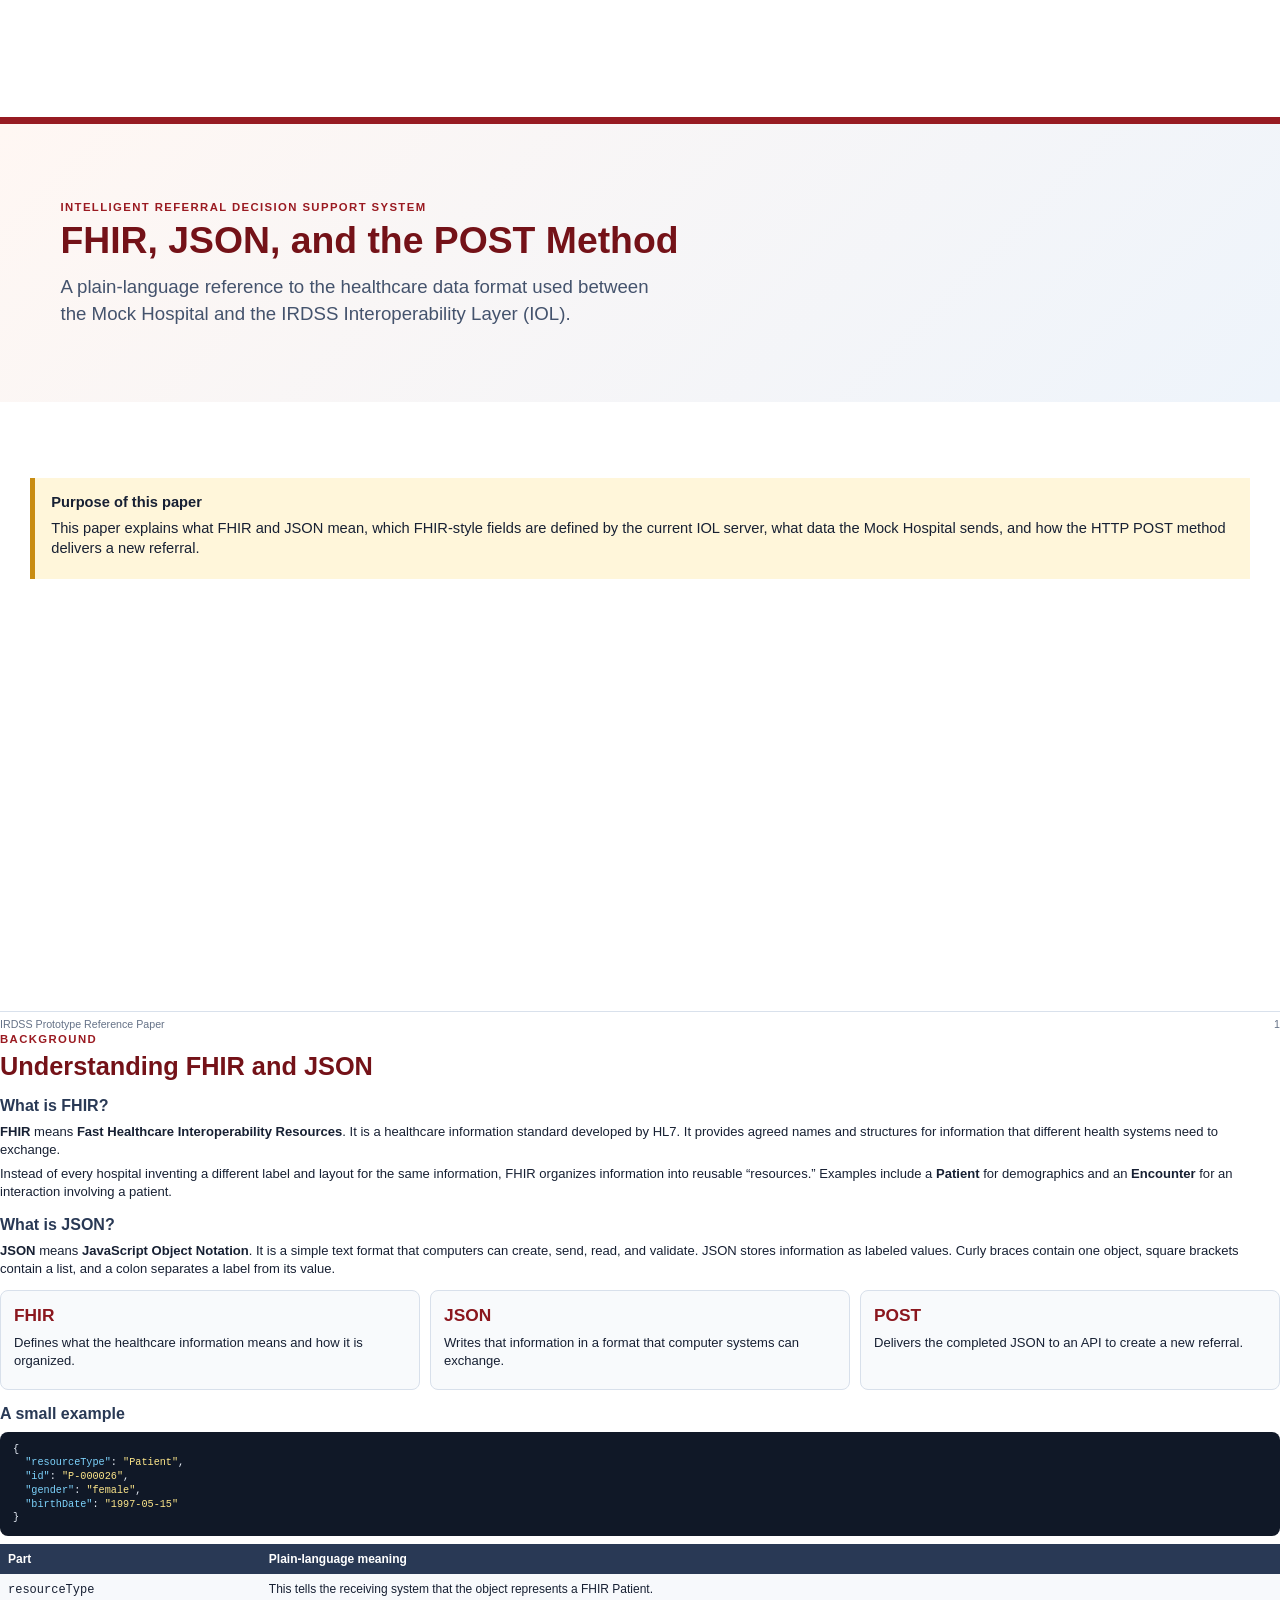
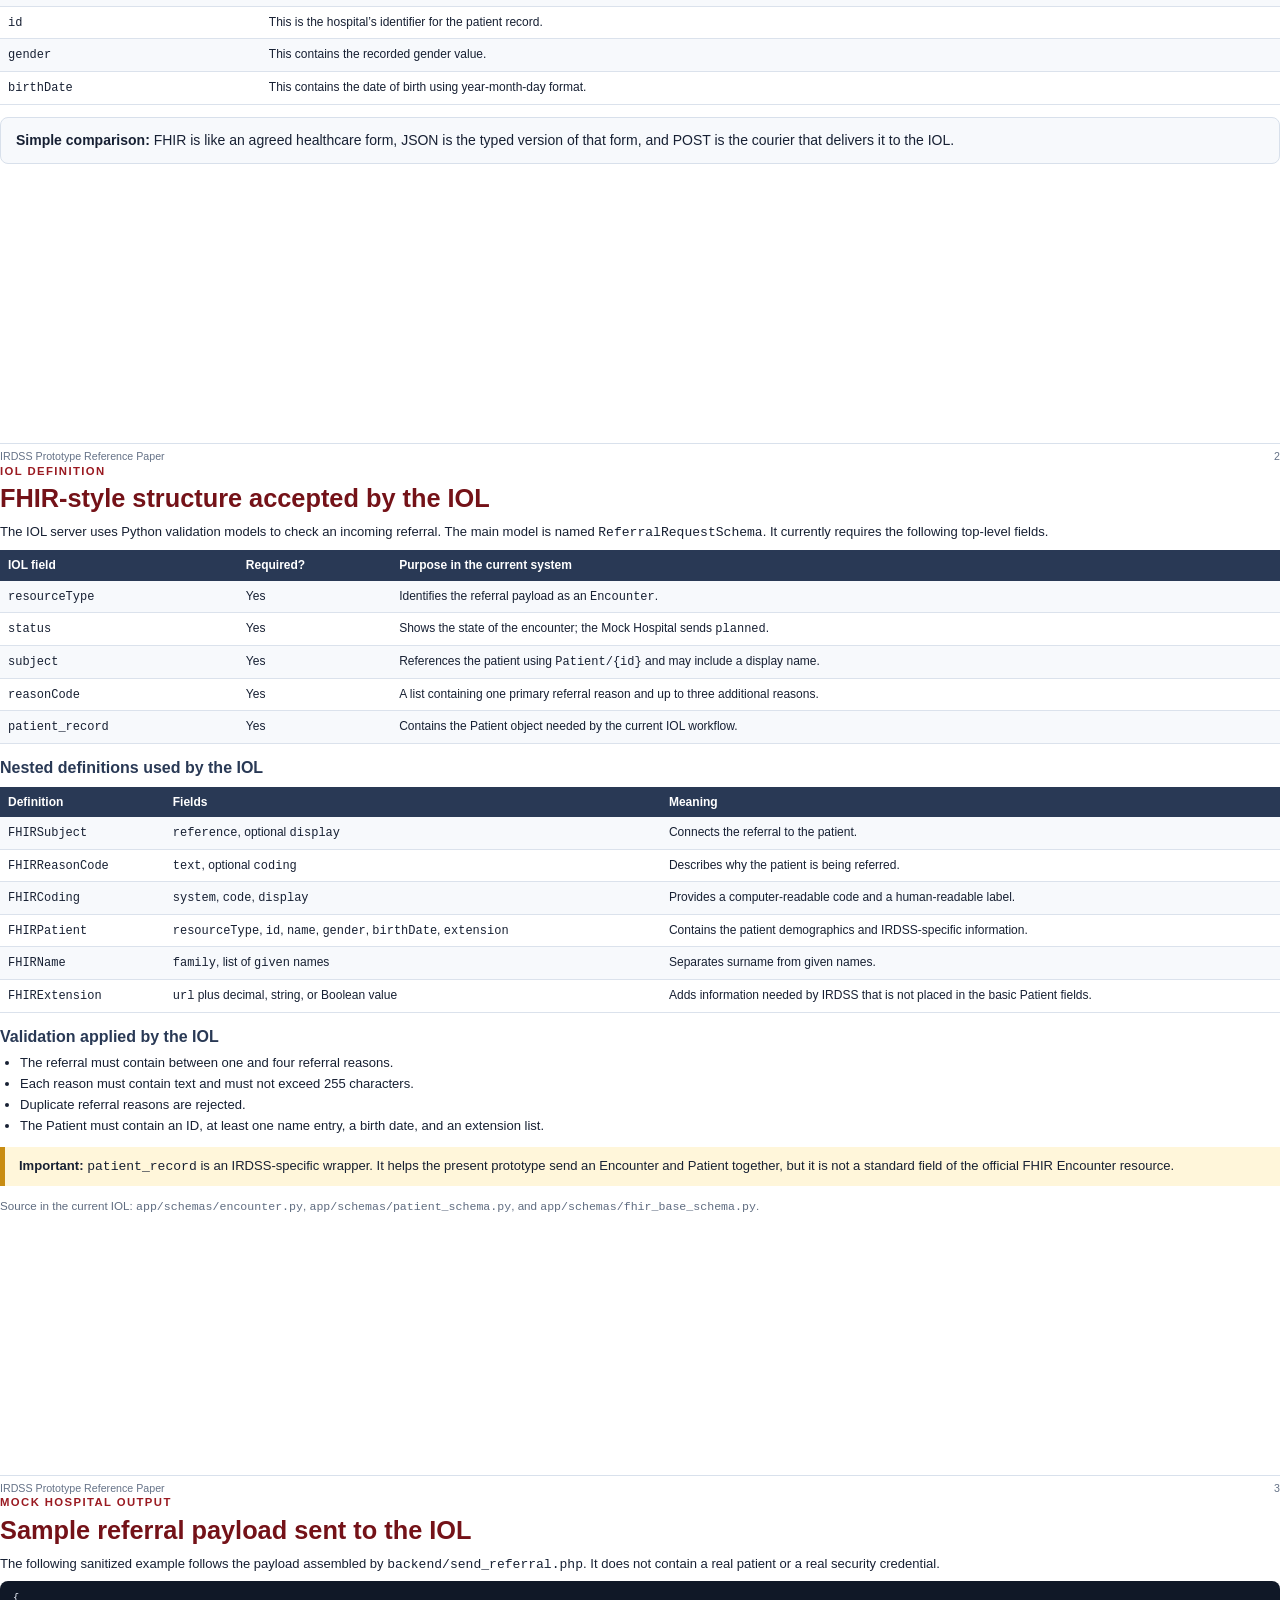
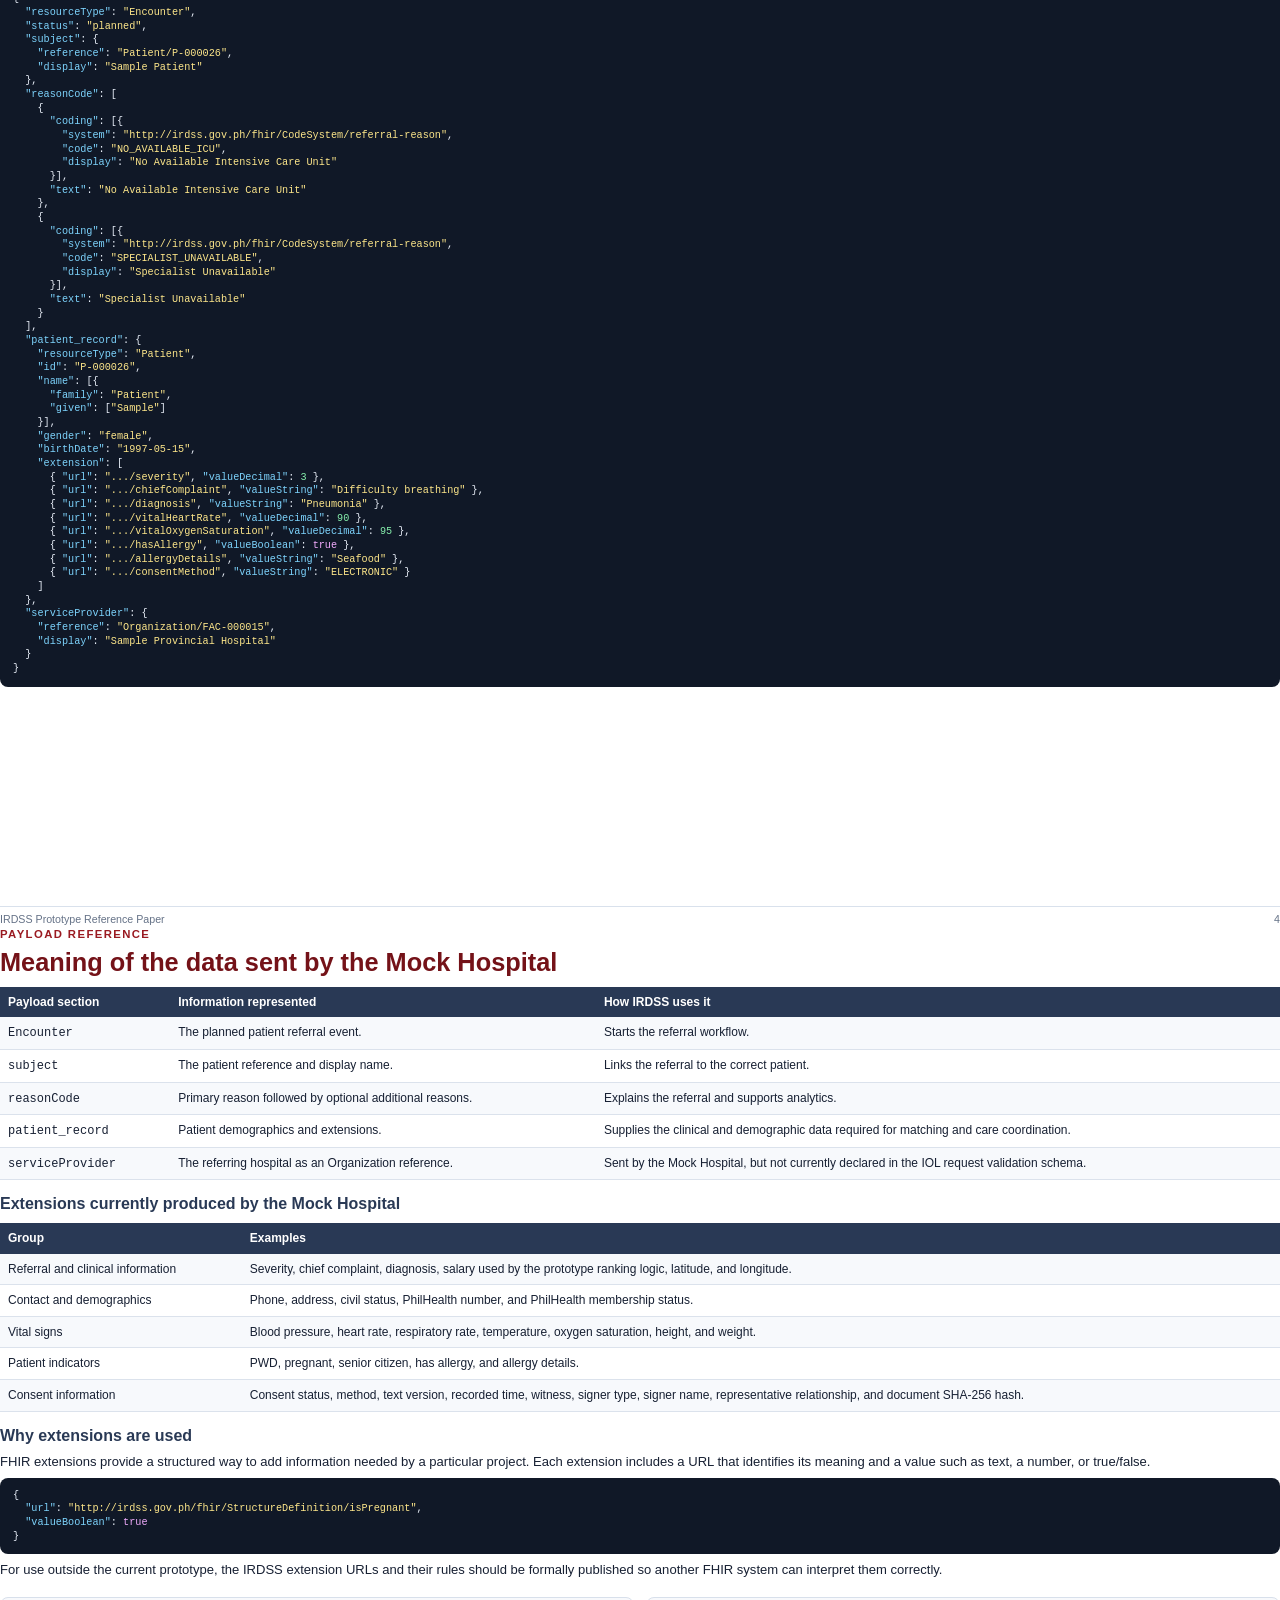
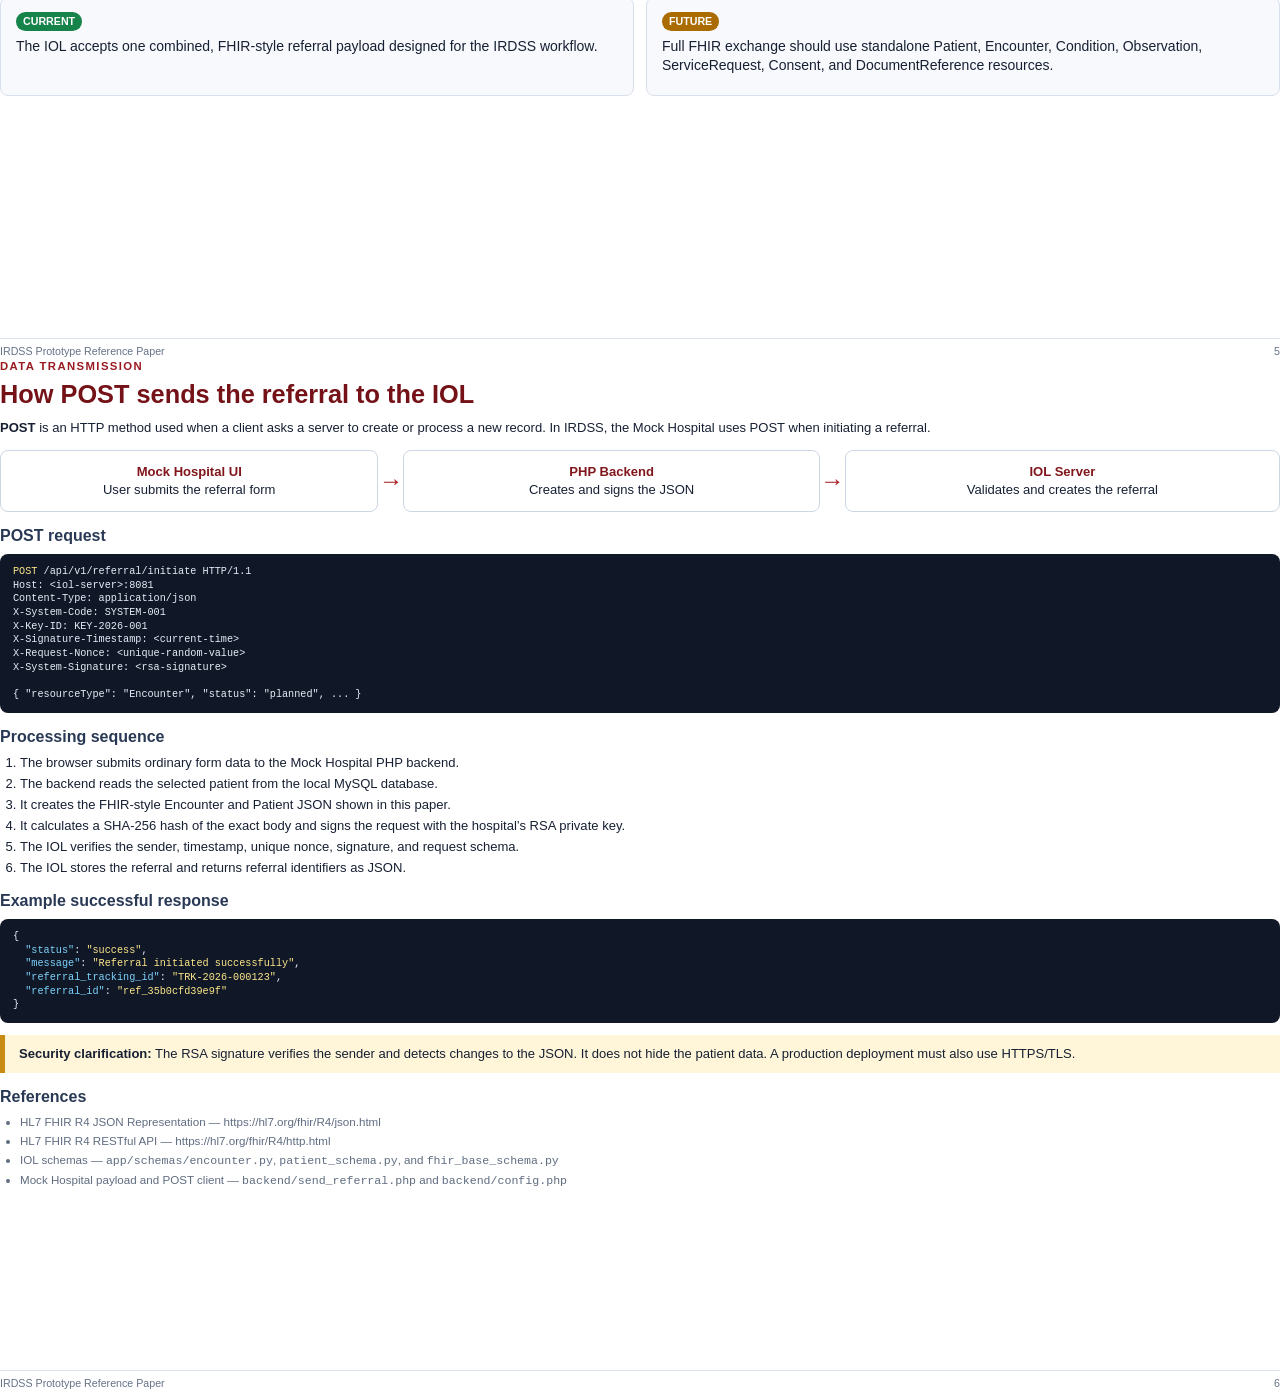
<file: docs/irdss_fhir_json_post_reference.html>
<!doctype html>
<html lang="en">
<head>
  <meta charset="utf-8">
  <meta name="viewport" content="width=device-width, initial-scale=1">
  <title>IRDSS FHIR, JSON, and POST Reference Paper</title>
  <style>
    @page { size: A4; margin: 9mm 12mm; }
    * { box-sizing: border-box; }
    body { margin: 0; color: #172033; background: #fff; font: 9.8pt/1.38 Arial, Helvetica, sans-serif; }
    .page { position: relative; height: 273mm; padding-bottom: 12mm; overflow: hidden; page-break-after: always; }
    .page:last-child { page-break-after: auto; }
    .cover { margin-top: 31mm; padding: 20mm 16mm; border-top: 7px solid #971b22; background: linear-gradient(135deg,#fff7f3,#eef4fb); }
    .eyebrow { margin: 0 0 5px; color: #9a1a21; font-weight: 700; font-size: 8.5pt; letter-spacing: 1.4px; text-transform: uppercase; }
    h1 { margin: 0; color: #741218; font-size: 28pt; line-height: 1.08; }
    h2 { margin: 0 0 10px; color: #741218; font-size: 19pt; line-height: 1.15; }
    h3 { margin: 13px 0 6px; color: #293955; font-size: 12pt; }
    p { margin: 6px 0; }
    ul, ol { margin: 6px 0 6px 20px; padding: 0; }
    li { margin: 3px 0; }
    code { font-family: Consolas, "Courier New", monospace; }
    .subtitle { max-width: 158mm; margin: 12px 0 0; color: #44536d; font-size: 14pt; line-height: 1.45; }
    .summary { margin: 20mm 8mm 0; padding: 14px 16px; border-left: 5px solid #c88c12; background: #fff6da; font-size: 11pt; }
    .footer { position: absolute; right: 0; bottom: 0; left: 0; padding-top: 5px; border-top: 1px solid #d9e1ec; color: #657287; font-size: 8pt; }
    .footer span { float: right; }
    .cards { display: grid; grid-template-columns: repeat(3,1fr); gap: 10px; margin: 12px 0; }
    .card { padding: 13px; border: 1px solid #d8e0eb; border-radius: 8px; background: #f8fafc; }
    .card strong { display: block; color: #8b171e; font-size: 13pt; }
    .callout { margin: 12px 0; padding: 10px 14px; border-left: 5px solid #c88c12; background: #fff6da; }
    .plain { margin: 12px 0; padding: 13px 15px; border: 1px solid #d8e0eb; border-radius: 8px; background: #f7f9fc; font-size: 10.5pt; }
    table { width: 100%; margin: 8px 0; border-collapse: collapse; font-size: 9pt; }
    th { padding: 7px 8px; color: #fff; text-align: left; background: #293955; }
    td { padding: 7px 8px; border-bottom: 1px solid #dbe2ec; vertical-align: top; }
    tr:nth-child(even) td { background: #f7f9fc; }
    pre { margin: 7px 0; padding: 11px 13px; border-radius: 8px; overflow: hidden; white-space: pre-wrap; word-break: break-word; background: #101827; color: #e7edf7; font: 7.65pt/1.34 Consolas,"Courier New",monospace; }
    .key { color: #7dd3fc; } .str { color: #fde68a; } .num { color: #86efac; } .bool { color: #f0abfc; }
    .flow { display: grid; grid-template-columns: 1fr 25px 1.1fr 25px 1.15fr; align-items: center; margin: 13px 0; }
    .node { padding: 12px 8px; border: 1px solid #ccd6e4; border-radius: 8px; text-align: center; background: #fff; }
    .node strong { display: block; color: #81171d; }
    .arrow { color: #a71920; text-align: center; font-size: 18pt; }
    .two { display: grid; grid-template-columns: 1fr 1fr; gap: 12px; }
    .note { color: #5f6c80; font-size: 8.7pt; }
    .tag { display: inline-block; padding: 2px 7px; border-radius: 999px; color: #fff; background: #16834b; font-size: 8pt; font-weight: bold; }
    .warning { background: #aa6b00; }
  </style>
</head>
<body>
  <section class="page">
    <div class="cover">
      <p class="eyebrow">Intelligent Referral Decision Support System</p>
      <h1>FHIR, JSON, and the POST Method</h1>
      <p class="subtitle">A plain-language reference to the healthcare data format used between the Mock Hospital and the IRDSS Interoperability Layer (IOL).</p>
    </div>
    <div class="summary">
      <strong>Purpose of this paper</strong>
      <p>This paper explains what FHIR and JSON mean, which FHIR-style fields are defined by the current IOL server, what data the Mock Hospital sends, and how the HTTP POST method delivers a new referral.</p>
    </div>
    <div class="footer">IRDSS Prototype Reference Paper <span>1</span></div>
  </section>

  <section class="page">
    <p class="eyebrow">Background</p>
    <h2>Understanding FHIR and JSON</h2>

    <h3>What is FHIR?</h3>
    <p><strong>FHIR</strong> means <strong>Fast Healthcare Interoperability Resources</strong>. It is a healthcare information standard developed by HL7. It provides agreed names and structures for information that different health systems need to exchange.</p>
    <p>Instead of every hospital inventing a different label and layout for the same information, FHIR organizes information into reusable “resources.” Examples include a <strong>Patient</strong> for demographics and an <strong>Encounter</strong> for an interaction involving a patient.</p>

    <h3>What is JSON?</h3>
    <p><strong>JSON</strong> means <strong>JavaScript Object Notation</strong>. It is a simple text format that computers can create, send, read, and validate. JSON stores information as labeled values. Curly braces contain one object, square brackets contain a list, and a colon separates a label from its value.</p>

    <div class="cards">
      <div class="card"><strong>FHIR</strong><p>Defines what the healthcare information means and how it is organized.</p></div>
      <div class="card"><strong>JSON</strong><p>Writes that information in a format that computer systems can exchange.</p></div>
      <div class="card"><strong>POST</strong><p>Delivers the completed JSON to an API to create a new referral.</p></div>
    </div>

    <h3>A small example</h3>
    <pre>{
  <span class="key">"resourceType"</span>: <span class="str">"Patient"</span>,
  <span class="key">"id"</span>: <span class="str">"P-000026"</span>,
  <span class="key">"gender"</span>: <span class="str">"female"</span>,
  <span class="key">"birthDate"</span>: <span class="str">"1997-05-15"</span>
}</pre>
    <table>
      <tr><th>Part</th><th>Plain-language meaning</th></tr>
      <tr><td><code>resourceType</code></td><td>This tells the receiving system that the object represents a FHIR Patient.</td></tr>
      <tr><td><code>id</code></td><td>This is the hospital’s identifier for the patient record.</td></tr>
      <tr><td><code>gender</code></td><td>This contains the recorded gender value.</td></tr>
      <tr><td><code>birthDate</code></td><td>This contains the date of birth using year-month-day format.</td></tr>
    </table>

    <div class="plain"><strong>Simple comparison:</strong> FHIR is like an agreed healthcare form, JSON is the typed version of that form, and POST is the courier that delivers it to the IOL.</div>
    <div class="footer">IRDSS Prototype Reference Paper <span>2</span></div>
  </section>

  <section class="page">
    <p class="eyebrow">IOL definition</p>
    <h2>FHIR-style structure accepted by the IOL</h2>
    <p>The IOL server uses Python validation models to check an incoming referral. The main model is named <code>ReferralRequestSchema</code>. It currently requires the following top-level fields.</p>

    <table>
      <tr><th>IOL field</th><th>Required?</th><th>Purpose in the current system</th></tr>
      <tr><td><code>resourceType</code></td><td>Yes</td><td>Identifies the referral payload as an <code>Encounter</code>.</td></tr>
      <tr><td><code>status</code></td><td>Yes</td><td>Shows the state of the encounter; the Mock Hospital sends <code>planned</code>.</td></tr>
      <tr><td><code>subject</code></td><td>Yes</td><td>References the patient using <code>Patient/{id}</code> and may include a display name.</td></tr>
      <tr><td><code>reasonCode</code></td><td>Yes</td><td>A list containing one primary referral reason and up to three additional reasons.</td></tr>
      <tr><td><code>patient_record</code></td><td>Yes</td><td>Contains the Patient object needed by the current IOL workflow.</td></tr>
    </table>

    <h3>Nested definitions used by the IOL</h3>
    <table>
      <tr><th>Definition</th><th>Fields</th><th>Meaning</th></tr>
      <tr><td><code>FHIRSubject</code></td><td><code>reference</code>, optional <code>display</code></td><td>Connects the referral to the patient.</td></tr>
      <tr><td><code>FHIRReasonCode</code></td><td><code>text</code>, optional <code>coding</code></td><td>Describes why the patient is being referred.</td></tr>
      <tr><td><code>FHIRCoding</code></td><td><code>system</code>, <code>code</code>, <code>display</code></td><td>Provides a computer-readable code and a human-readable label.</td></tr>
      <tr><td><code>FHIRPatient</code></td><td><code>resourceType</code>, <code>id</code>, <code>name</code>, <code>gender</code>, <code>birthDate</code>, <code>extension</code></td><td>Contains the patient demographics and IRDSS-specific information.</td></tr>
      <tr><td><code>FHIRName</code></td><td><code>family</code>, list of <code>given</code> names</td><td>Separates surname from given names.</td></tr>
      <tr><td><code>FHIRExtension</code></td><td><code>url</code> plus decimal, string, or Boolean value</td><td>Adds information needed by IRDSS that is not placed in the basic Patient fields.</td></tr>
    </table>

    <h3>Validation applied by the IOL</h3>
    <ul>
      <li>The referral must contain between one and four referral reasons.</li>
      <li>Each reason must contain text and must not exceed 255 characters.</li>
      <li>Duplicate referral reasons are rejected.</li>
      <li>The Patient must contain an ID, at least one name entry, a birth date, and an extension list.</li>
    </ul>

    <div class="callout"><strong>Important:</strong> <code>patient_record</code> is an IRDSS-specific wrapper. It helps the present prototype send an Encounter and Patient together, but it is not a standard field of the official FHIR Encounter resource.</div>
    <p class="note">Source in the current IOL: <code>app/schemas/encounter.py</code>, <code>app/schemas/patient_schema.py</code>, and <code>app/schemas/fhir_base_schema.py</code>.</p>
    <div class="footer">IRDSS Prototype Reference Paper <span>3</span></div>
  </section>

  <section class="page">
    <p class="eyebrow">Mock Hospital output</p>
    <h2>Sample referral payload sent to the IOL</h2>
    <p>The following sanitized example follows the payload assembled by <code>backend/send_referral.php</code>. It does not contain a real patient or a real security credential.</p>

    <pre>{
  <span class="key">"resourceType"</span>: <span class="str">"Encounter"</span>,
  <span class="key">"status"</span>: <span class="str">"planned"</span>,
  <span class="key">"subject"</span>: {
    <span class="key">"reference"</span>: <span class="str">"Patient/P-000026"</span>,
    <span class="key">"display"</span>: <span class="str">"Sample Patient"</span>
  },
  <span class="key">"reasonCode"</span>: [
    {
      <span class="key">"coding"</span>: [{
        <span class="key">"system"</span>: <span class="str">"http://irdss.gov.ph/fhir/CodeSystem/referral-reason"</span>,
        <span class="key">"code"</span>: <span class="str">"NO_AVAILABLE_ICU"</span>,
        <span class="key">"display"</span>: <span class="str">"No Available Intensive Care Unit"</span>
      }],
      <span class="key">"text"</span>: <span class="str">"No Available Intensive Care Unit"</span>
    },
    {
      <span class="key">"coding"</span>: [{
        <span class="key">"system"</span>: <span class="str">"http://irdss.gov.ph/fhir/CodeSystem/referral-reason"</span>,
        <span class="key">"code"</span>: <span class="str">"SPECIALIST_UNAVAILABLE"</span>,
        <span class="key">"display"</span>: <span class="str">"Specialist Unavailable"</span>
      }],
      <span class="key">"text"</span>: <span class="str">"Specialist Unavailable"</span>
    }
  ],
  <span class="key">"patient_record"</span>: {
    <span class="key">"resourceType"</span>: <span class="str">"Patient"</span>,
    <span class="key">"id"</span>: <span class="str">"P-000026"</span>,
    <span class="key">"name"</span>: [{
      <span class="key">"family"</span>: <span class="str">"Patient"</span>,
      <span class="key">"given"</span>: [<span class="str">"Sample"</span>]
    }],
    <span class="key">"gender"</span>: <span class="str">"female"</span>,
    <span class="key">"birthDate"</span>: <span class="str">"1997-05-15"</span>,
    <span class="key">"extension"</span>: [
      { <span class="key">"url"</span>: <span class="str">".../severity"</span>, <span class="key">"valueDecimal"</span>: <span class="num">3</span> },
      { <span class="key">"url"</span>: <span class="str">".../chiefComplaint"</span>, <span class="key">"valueString"</span>: <span class="str">"Difficulty breathing"</span> },
      { <span class="key">"url"</span>: <span class="str">".../diagnosis"</span>, <span class="key">"valueString"</span>: <span class="str">"Pneumonia"</span> },
      { <span class="key">"url"</span>: <span class="str">".../vitalHeartRate"</span>, <span class="key">"valueDecimal"</span>: <span class="num">90</span> },
      { <span class="key">"url"</span>: <span class="str">".../vitalOxygenSaturation"</span>, <span class="key">"valueDecimal"</span>: <span class="num">95</span> },
      { <span class="key">"url"</span>: <span class="str">".../hasAllergy"</span>, <span class="key">"valueBoolean"</span>: <span class="bool">true</span> },
      { <span class="key">"url"</span>: <span class="str">".../allergyDetails"</span>, <span class="key">"valueString"</span>: <span class="str">"Seafood"</span> },
      { <span class="key">"url"</span>: <span class="str">".../consentMethod"</span>, <span class="key">"valueString"</span>: <span class="str">"ELECTRONIC"</span> }
    ]
  },
  <span class="key">"serviceProvider"</span>: {
    <span class="key">"reference"</span>: <span class="str">"Organization/FAC-000015"</span>,
    <span class="key">"display"</span>: <span class="str">"Sample Provincial Hospital"</span>
  }
}</pre>
    <div class="footer">IRDSS Prototype Reference Paper <span>4</span></div>
  </section>

  <section class="page">
    <p class="eyebrow">Payload reference</p>
    <h2>Meaning of the data sent by the Mock Hospital</h2>
    <table>
      <tr><th>Payload section</th><th>Information represented</th><th>How IRDSS uses it</th></tr>
      <tr><td><code>Encounter</code></td><td>The planned patient referral event.</td><td>Starts the referral workflow.</td></tr>
      <tr><td><code>subject</code></td><td>The patient reference and display name.</td><td>Links the referral to the correct patient.</td></tr>
      <tr><td><code>reasonCode</code></td><td>Primary reason followed by optional additional reasons.</td><td>Explains the referral and supports analytics.</td></tr>
      <tr><td><code>patient_record</code></td><td>Patient demographics and extensions.</td><td>Supplies the clinical and demographic data required for matching and care coordination.</td></tr>
      <tr><td><code>serviceProvider</code></td><td>The referring hospital as an Organization reference.</td><td>Sent by the Mock Hospital, but not currently declared in the IOL request validation schema.</td></tr>
    </table>

    <h3>Extensions currently produced by the Mock Hospital</h3>
    <table>
      <tr><th>Group</th><th>Examples</th></tr>
      <tr><td>Referral and clinical information</td><td>Severity, chief complaint, diagnosis, salary used by the prototype ranking logic, latitude, and longitude.</td></tr>
      <tr><td>Contact and demographics</td><td>Phone, address, civil status, PhilHealth number, and PhilHealth membership status.</td></tr>
      <tr><td>Vital signs</td><td>Blood pressure, heart rate, respiratory rate, temperature, oxygen saturation, height, and weight.</td></tr>
      <tr><td>Patient indicators</td><td>PWD, pregnant, senior citizen, has allergy, and allergy details.</td></tr>
      <tr><td>Consent information</td><td>Consent status, method, text version, recorded time, witness, signer type, signer name, representative relationship, and document SHA-256 hash.</td></tr>
    </table>

    <h3>Why extensions are used</h3>
    <p>FHIR extensions provide a structured way to add information needed by a particular project. Each extension includes a URL that identifies its meaning and a value such as text, a number, or true/false.</p>
    <pre>{
  <span class="key">"url"</span>: <span class="str">"http://irdss.gov.ph/fhir/StructureDefinition/isPregnant"</span>,
  <span class="key">"valueBoolean"</span>: <span class="bool">true</span>
}</pre>
    <p>For use outside the current prototype, the IRDSS extension URLs and their rules should be formally published so another FHIR system can interpret them correctly.</p>

    <div class="two">
      <div class="plain"><span class="tag">CURRENT</span><p>The IOL accepts one combined, FHIR-style referral payload designed for the IRDSS workflow.</p></div>
      <div class="plain"><span class="tag warning">FUTURE</span><p>Full FHIR exchange should use standalone Patient, Encounter, Condition, Observation, ServiceRequest, Consent, and DocumentReference resources.</p></div>
    </div>
    <div class="footer">IRDSS Prototype Reference Paper <span>5</span></div>
  </section>

  <section class="page">
    <p class="eyebrow">Data transmission</p>
    <h2>How POST sends the referral to the IOL</h2>
    <p><strong>POST</strong> is an HTTP method used when a client asks a server to create or process a new record. In IRDSS, the Mock Hospital uses POST when initiating a referral.</p>

    <div class="flow">
      <div class="node"><strong>Mock Hospital UI</strong>User submits the referral form</div>
      <div class="arrow">→</div>
      <div class="node"><strong>PHP Backend</strong>Creates and signs the JSON</div>
      <div class="arrow">→</div>
      <div class="node"><strong>IOL Server</strong>Validates and creates the referral</div>
    </div>

    <h3>POST request</h3>
    <pre><span class="str">POST</span> /api/v1/referral/initiate HTTP/1.1
Host: &lt;iol-server&gt;:8081
Content-Type: application/json
X-System-Code: SYSTEM-001
X-Key-ID: KEY-2026-001
X-Signature-Timestamp: &lt;current-time&gt;
X-Request-Nonce: &lt;unique-random-value&gt;
X-System-Signature: &lt;rsa-signature&gt;

{ "resourceType": "Encounter", "status": "planned", ... }</pre>

    <h3>Processing sequence</h3>
    <ol>
      <li>The browser submits ordinary form data to the Mock Hospital PHP backend.</li>
      <li>The backend reads the selected patient from the local MySQL database.</li>
      <li>It creates the FHIR-style Encounter and Patient JSON shown in this paper.</li>
      <li>It calculates a SHA-256 hash of the exact body and signs the request with the hospital’s RSA private key.</li>
      <li>The IOL verifies the sender, timestamp, unique nonce, signature, and request schema.</li>
      <li>The IOL stores the referral and returns referral identifiers as JSON.</li>
    </ol>

    <h3>Example successful response</h3>
    <pre>{
  <span class="key">"status"</span>: <span class="str">"success"</span>,
  <span class="key">"message"</span>: <span class="str">"Referral initiated successfully"</span>,
  <span class="key">"referral_tracking_id"</span>: <span class="str">"TRK-2026-000123"</span>,
  <span class="key">"referral_id"</span>: <span class="str">"ref_35b0cfd39e9f"</span>
}</pre>

    <div class="callout"><strong>Security clarification:</strong> The RSA signature verifies the sender and detects changes to the JSON. It does not hide the patient data. A production deployment must also use HTTPS/TLS.</div>

    <h3>References</h3>
    <ul class="note">
      <li>HL7 FHIR R4 JSON Representation — https://hl7.org/fhir/R4/json.html</li>
      <li>HL7 FHIR R4 RESTful API — https://hl7.org/fhir/R4/http.html</li>
      <li>IOL schemas — <code>app/schemas/encounter.py</code>, <code>patient_schema.py</code>, and <code>fhir_base_schema.py</code></li>
      <li>Mock Hospital payload and POST client — <code>backend/send_referral.php</code> and <code>backend/config.php</code></li>
    </ul>
    <div class="footer">IRDSS Prototype Reference Paper <span>6</span></div>
  </section>
</body>
</html>
</file>
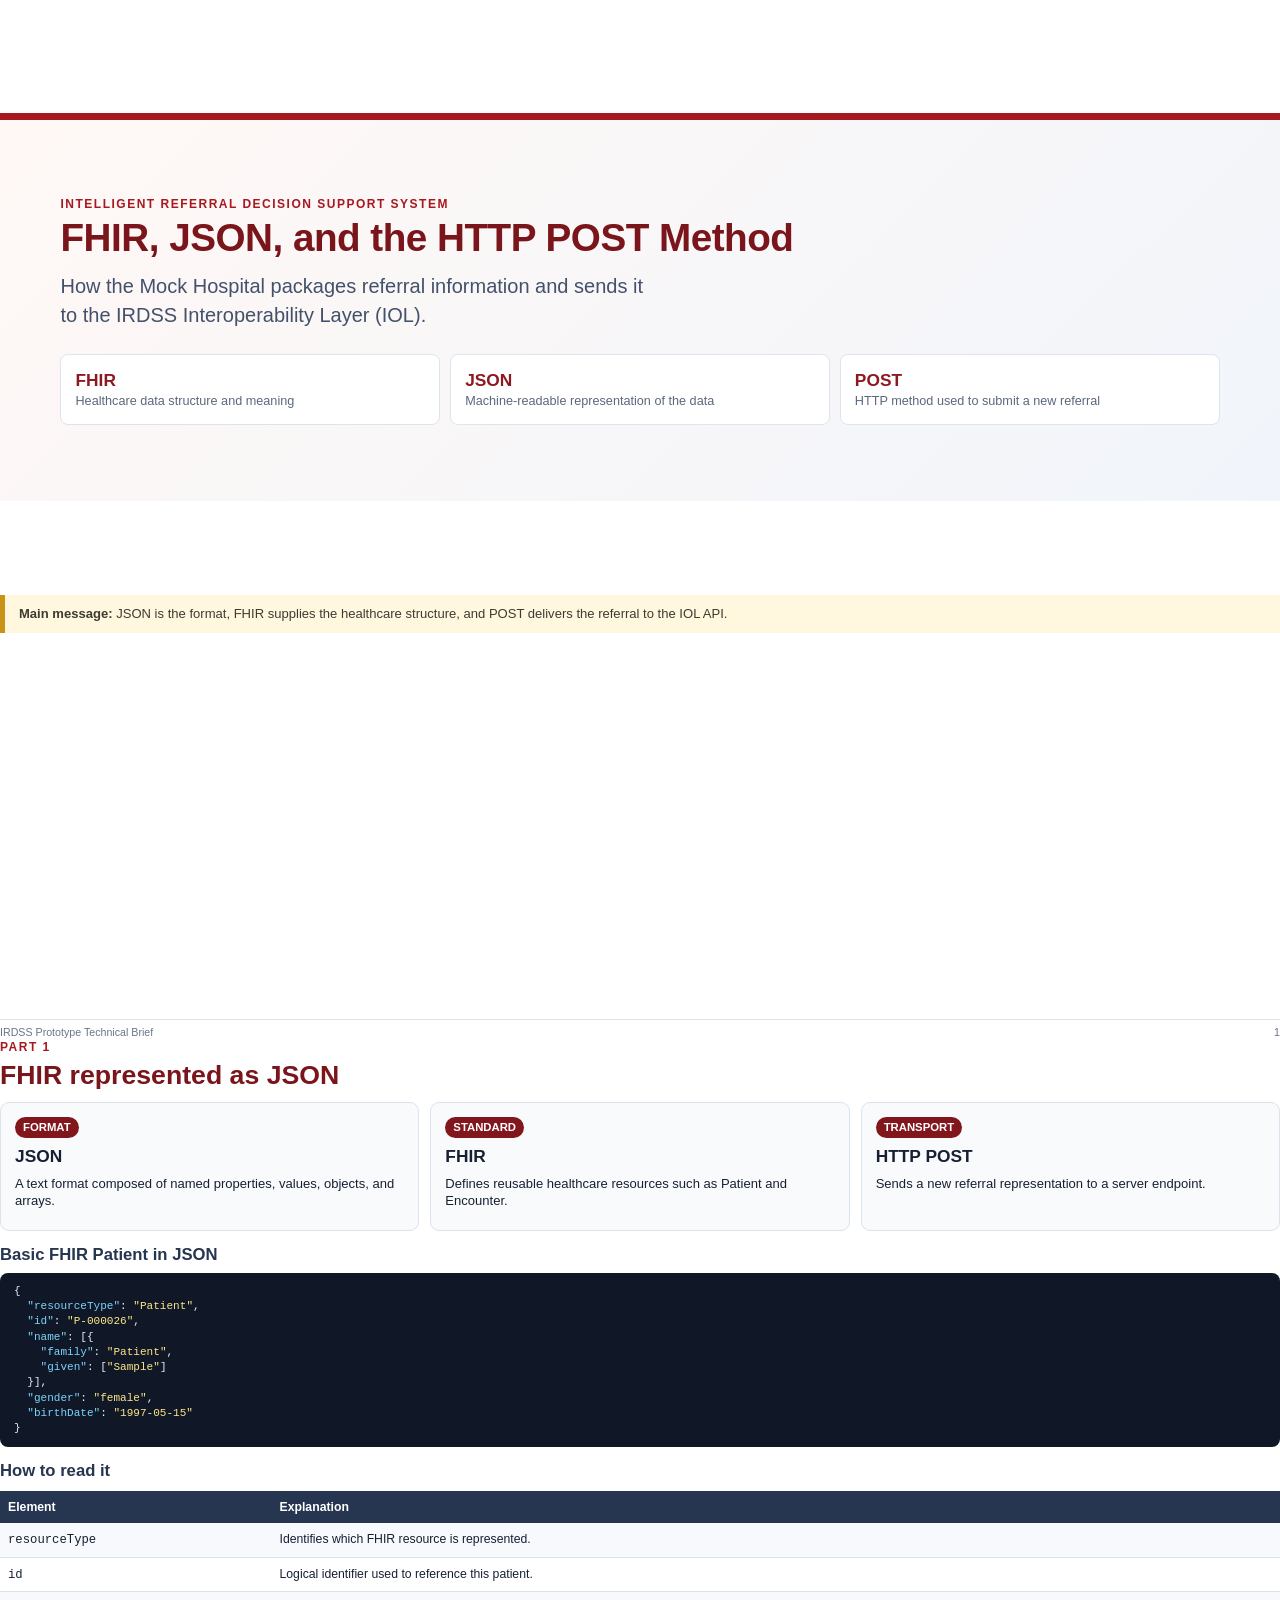
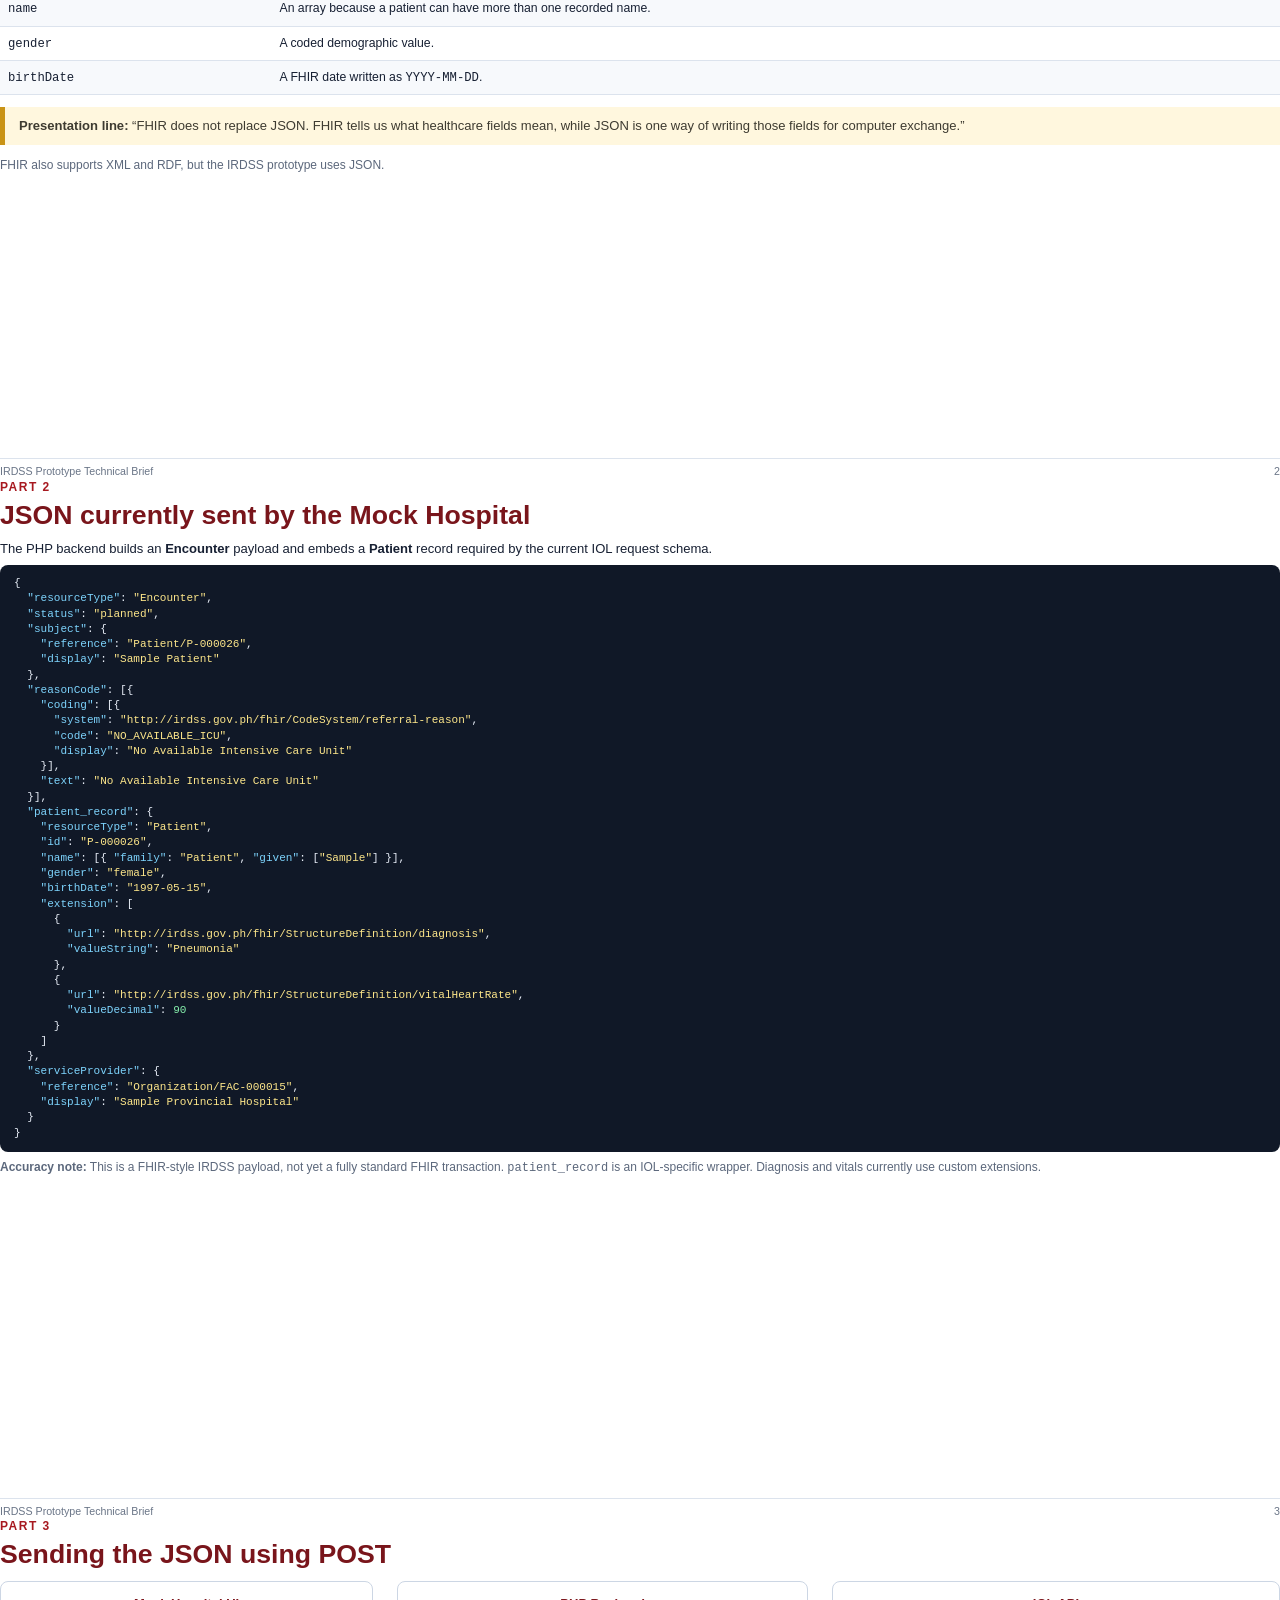
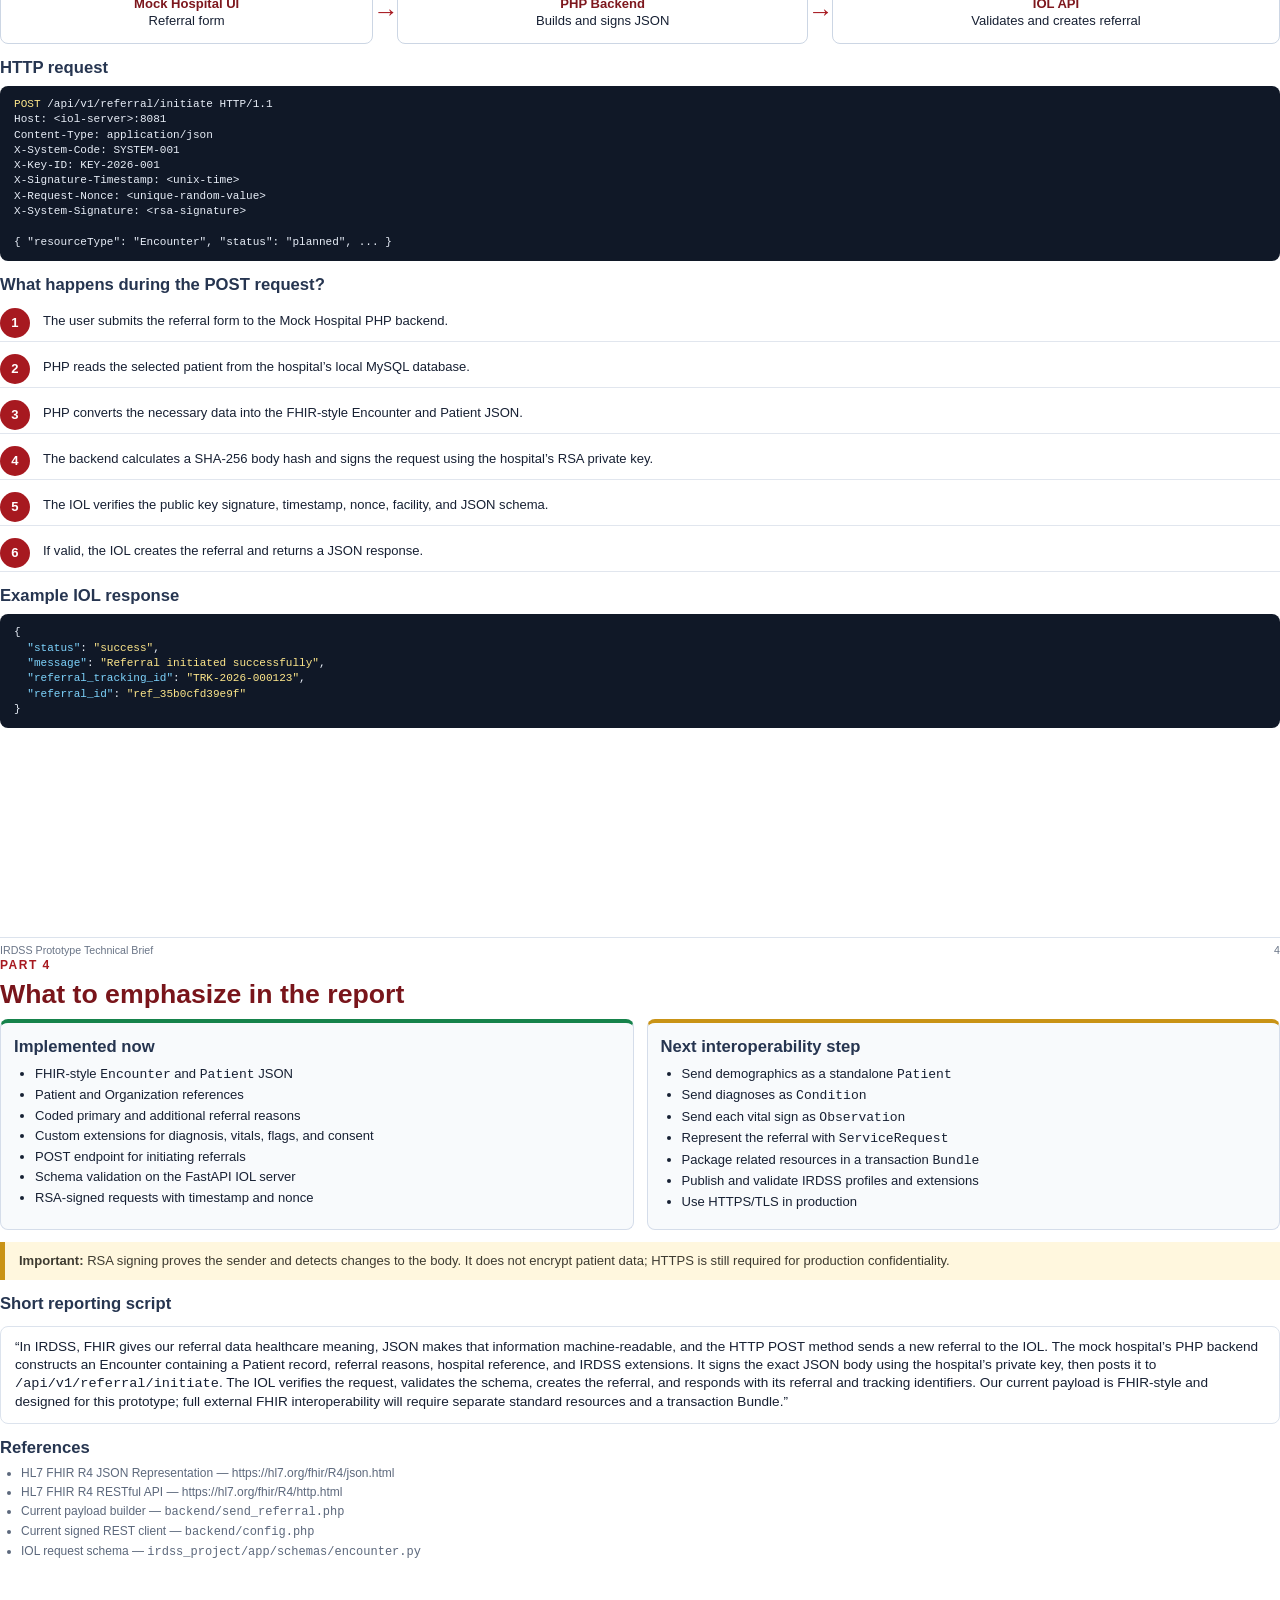
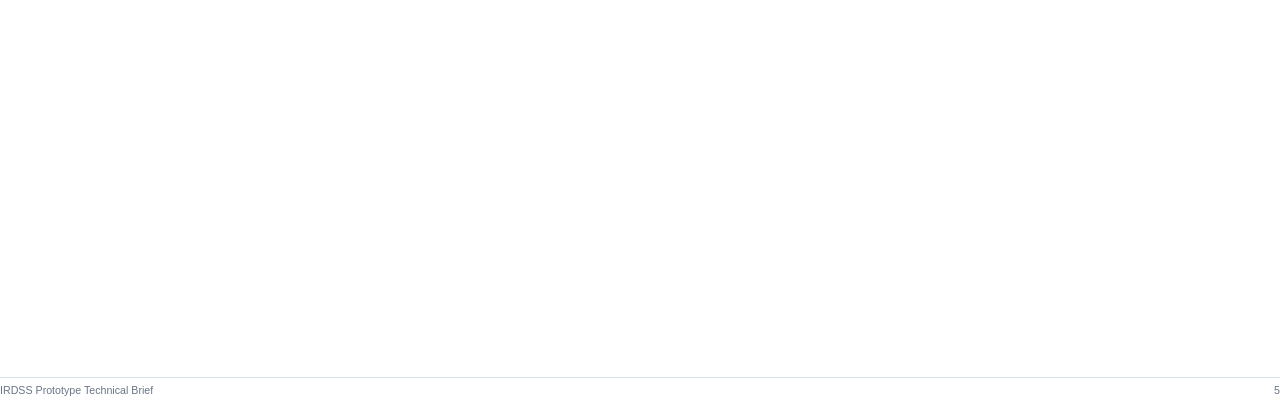
<file: docs/irdss_fhir_json_post_report.html>
<!doctype html>
<html lang="en">
<head>
  <meta charset="utf-8">
  <meta name="viewport" content="width=device-width, initial-scale=1">
  <title>IRDSS FHIR, JSON, and POST Method</title>
  <style>
    @page { size: A4; margin: 8mm 12mm; }
    * { box-sizing: border-box; }
    body {
      margin: 0;
      color: #172033;
      font-family: Arial, Helvetica, sans-serif;
      font-size: 9.8pt;
      line-height: 1.34;
      background: #fff;
    }
    .page {
      height: 275mm;
      overflow: hidden;
      position: relative;
      page-break-after: always;
      padding-bottom: 14mm;
    }
    .page:last-child { page-break-after: auto; }
    .eyebrow {
      margin: 0 0 5px;
      color: #a71920;
      font-size: 9pt;
      font-weight: 700;
      letter-spacing: 1.5px;
      text-transform: uppercase;
    }
    h1 {
      margin: 0;
      color: #79151b;
      font-size: 29pt;
      line-height: 1.08;
      letter-spacing: -0.5px;
    }
    h2 {
      margin: 0 0 10px;
      color: #79151b;
      font-size: 20pt;
      line-height: 1.15;
    }
    h3 {
      margin: 13px 0 6px;
      color: #263550;
      font-size: 12.5pt;
    }
    p { margin: 6px 0; }
    ul, ol { margin: 6px 0 6px 21px; padding: 0; }
    li { margin: 3px 0; }
    code { font-family: Consolas, "Courier New", monospace; }
    .hero {
      margin-top: 30mm;
      padding: 20mm 16mm;
      border-top: 7px solid #a71920;
      background: linear-gradient(135deg, #fff8f5, #f1f5fb);
    }
    .subtitle {
      max-width: 155mm;
      margin-top: 13px;
      color: #43516a;
      font-size: 15pt;
      line-height: 1.45;
    }
    .scope {
      display: grid;
      grid-template-columns: repeat(3, 1fr);
      gap: 10px;
      margin-top: 24px;
    }
    .scope div {
      padding: 14px;
      border: 1px solid #dde4ee;
      border-radius: 8px;
      background: #fff;
    }
    .scope strong { display: block; color: #8f1920; font-size: 13pt; }
    .scope span { color: #5c687c; font-size: 9.5pt; }
    .callout {
      margin: 12px 0;
      padding: 10px 14px;
      border-left: 5px solid #c99316;
      background: #fff7de;
      color: #3e3b31;
    }
    .definition-grid {
      display: grid;
      grid-template-columns: repeat(3, 1fr);
      gap: 11px;
      margin: 11px 0;
    }
    .definition {
      min-height: 118px;
      padding: 14px;
      border: 1px solid #dce3ed;
      border-radius: 9px;
      background: #f8fafc;
    }
    .definition .label {
      display: inline-block;
      margin-bottom: 7px;
      padding: 3px 8px;
      border-radius: 999px;
      background: #81171d;
      color: #fff;
      font-size: 8.5pt;
      font-weight: bold;
    }
    .definition strong { display: block; font-size: 13pt; }
    .flow {
      display: grid;
      grid-template-columns: 1fr 24px 1.1fr 24px 1.2fr;
      align-items: center;
      margin: 11px 0;
    }
    .node {
      padding: 13px 9px;
      border: 1px solid #ccd6e4;
      border-radius: 8px;
      text-align: center;
      background: #fff;
    }
    .node strong { display: block; color: #7d171d; }
    .arrow { text-align: center; color: #a71920; font-size: 19pt; }
    pre {
      margin: 7px 0;
      padding: 11px 14px;
      overflow: hidden;
      border-radius: 8px;
      background: #101827;
      color: #e8eef8;
      font: 8.3pt/1.38 Consolas, "Courier New", monospace;
      white-space: pre-wrap;
      word-break: break-word;
    }
    .key { color: #7dd3fc; }
    .str { color: #fde68a; }
    .num { color: #86efac; }
    .note { color: #5c687c; font-size: 9pt; }
    table {
      width: 100%;
      margin: 8px 0;
      border-collapse: collapse;
      font-size: 9.2pt;
    }
    th {
      padding: 8px;
      color: #fff;
      text-align: left;
      background: #263550;
    }
    td {
      padding: 8px;
      border-bottom: 1px solid #dce3ed;
      vertical-align: top;
    }
    tr:nth-child(even) td { background: #f7f9fc; }
    .method {
      display: inline-block;
      min-width: 42px;
      padding: 2px 7px;
      border-radius: 5px;
      color: #fff;
      text-align: center;
      font-weight: bold;
      background: #16834b;
    }
    .steps { counter-reset: item; list-style: none; margin-left: 0; }
    .steps li {
      position: relative;
      min-height: 37px;
      margin: 9px 0;
      padding: 7px 8px 7px 43px;
      border-bottom: 1px solid #e1e6ee;
    }
    .steps li::before {
      counter-increment: item;
      content: counter(item);
      position: absolute;
      left: 0;
      top: 3px;
      width: 30px;
      height: 30px;
      border-radius: 50%;
      color: #fff;
      background: #a71920;
      text-align: center;
      font-weight: bold;
      line-height: 30px;
    }
    .two-col { display: grid; grid-template-columns: 1fr 1fr; gap: 13px; }
    .status-box {
      padding: 13px;
      border: 1px solid #d5ddea;
      border-radius: 8px;
      background: #f8fafc;
    }
    .good { border-top: 4px solid #16834b; }
    .next { border-top: 4px solid #c99316; }
    .script {
      margin-top: 11px;
      padding: 11px 14px;
      border: 1px solid #dce3ed;
      border-radius: 8px;
      background: #fff;
      font-size: 10.2pt;
    }
    .footer {
      position: absolute;
      right: 0;
      bottom: 0;
      left: 0;
      padding-top: 5px;
      border-top: 1px solid #dce3ed;
      color: #6a7587;
      font-size: 8pt;
    }
    .footer span { float: right; }
  </style>
</head>
<body>
  <section class="page">
    <div class="hero">
      <p class="eyebrow">Intelligent Referral Decision Support System</p>
      <h1>FHIR, JSON, and the HTTP POST Method</h1>
      <p class="subtitle">How the Mock Hospital packages referral information and sends it to the IRDSS Interoperability Layer (IOL).</p>
      <div class="scope">
        <div><strong>FHIR</strong><span>Healthcare data structure and meaning</span></div>
        <div><strong>JSON</strong><span>Machine-readable representation of the data</span></div>
        <div><strong>POST</strong><span>HTTP method used to submit a new referral</span></div>
      </div>
    </div>
    <div class="callout" style="margin-top:25mm">
      <strong>Main message:</strong> JSON is the format, FHIR supplies the healthcare structure, and POST delivers the referral to the IOL API.
    </div>
    <div class="footer">IRDSS Prototype Technical Brief <span>1</span></div>
  </section>

  <section class="page">
    <p class="eyebrow">Part 1</p>
    <h2>FHIR represented as JSON</h2>

    <div class="definition-grid">
      <div class="definition"><span class="label">FORMAT</span><strong>JSON</strong><p>A text format composed of named properties, values, objects, and arrays.</p></div>
      <div class="definition"><span class="label">STANDARD</span><strong>FHIR</strong><p>Defines reusable healthcare resources such as Patient and Encounter.</p></div>
      <div class="definition"><span class="label">TRANSPORT</span><strong>HTTP POST</strong><p>Sends a new referral representation to a server endpoint.</p></div>
    </div>

    <h3>Basic FHIR Patient in JSON</h3>
    <pre>{
  <span class="key">"resourceType"</span>: <span class="str">"Patient"</span>,
  <span class="key">"id"</span>: <span class="str">"P-000026"</span>,
  <span class="key">"name"</span>: [{
    <span class="key">"family"</span>: <span class="str">"Patient"</span>,
    <span class="key">"given"</span>: [<span class="str">"Sample"</span>]
  }],
  <span class="key">"gender"</span>: <span class="str">"female"</span>,
  <span class="key">"birthDate"</span>: <span class="str">"1997-05-15"</span>
}</pre>

    <h3>How to read it</h3>
    <table>
      <tr><th>Element</th><th>Explanation</th></tr>
      <tr><td><code>resourceType</code></td><td>Identifies which FHIR resource is represented.</td></tr>
      <tr><td><code>id</code></td><td>Logical identifier used to reference this patient.</td></tr>
      <tr><td><code>name</code></td><td>An array because a patient can have more than one recorded name.</td></tr>
      <tr><td><code>gender</code></td><td>A coded demographic value.</td></tr>
      <tr><td><code>birthDate</code></td><td>A FHIR date written as <code>YYYY-MM-DD</code>.</td></tr>
    </table>

    <div class="callout"><strong>Presentation line:</strong> “FHIR does not replace JSON. FHIR tells us what healthcare fields mean, while JSON is one way of writing those fields for computer exchange.”</div>
    <p class="note">FHIR also supports XML and RDF, but the IRDSS prototype uses JSON.</p>
    <div class="footer">IRDSS Prototype Technical Brief <span>2</span></div>
  </section>

  <section class="page">
    <p class="eyebrow">Part 2</p>
    <h2>JSON currently sent by the Mock Hospital</h2>
    <p>The PHP backend builds an <strong>Encounter</strong> payload and embeds a <strong>Patient</strong> record required by the current IOL request schema.</p>

    <pre>{
  <span class="key">"resourceType"</span>: <span class="str">"Encounter"</span>,
  <span class="key">"status"</span>: <span class="str">"planned"</span>,
  <span class="key">"subject"</span>: {
    <span class="key">"reference"</span>: <span class="str">"Patient/P-000026"</span>,
    <span class="key">"display"</span>: <span class="str">"Sample Patient"</span>
  },
  <span class="key">"reasonCode"</span>: [{
    <span class="key">"coding"</span>: [{
      <span class="key">"system"</span>: <span class="str">"http://irdss.gov.ph/fhir/CodeSystem/referral-reason"</span>,
      <span class="key">"code"</span>: <span class="str">"NO_AVAILABLE_ICU"</span>,
      <span class="key">"display"</span>: <span class="str">"No Available Intensive Care Unit"</span>
    }],
    <span class="key">"text"</span>: <span class="str">"No Available Intensive Care Unit"</span>
  }],
  <span class="key">"patient_record"</span>: {
    <span class="key">"resourceType"</span>: <span class="str">"Patient"</span>,
    <span class="key">"id"</span>: <span class="str">"P-000026"</span>,
    <span class="key">"name"</span>: [{ <span class="key">"family"</span>: <span class="str">"Patient"</span>, <span class="key">"given"</span>: [<span class="str">"Sample"</span>] }],
    <span class="key">"gender"</span>: <span class="str">"female"</span>,
    <span class="key">"birthDate"</span>: <span class="str">"1997-05-15"</span>,
    <span class="key">"extension"</span>: [
      {
        <span class="key">"url"</span>: <span class="str">"http://irdss.gov.ph/fhir/StructureDefinition/diagnosis"</span>,
        <span class="key">"valueString"</span>: <span class="str">"Pneumonia"</span>
      },
      {
        <span class="key">"url"</span>: <span class="str">"http://irdss.gov.ph/fhir/StructureDefinition/vitalHeartRate"</span>,
        <span class="key">"valueDecimal"</span>: <span class="num">90</span>
      }
    ]
  },
  <span class="key">"serviceProvider"</span>: {
    <span class="key">"reference"</span>: <span class="str">"Organization/FAC-000015"</span>,
    <span class="key">"display"</span>: <span class="str">"Sample Provincial Hospital"</span>
  }
}</pre>

    <p class="note"><strong>Accuracy note:</strong> This is a FHIR-style IRDSS payload, not yet a fully standard FHIR transaction. <code>patient_record</code> is an IOL-specific wrapper. Diagnosis and vitals currently use custom extensions.</p>
    <div class="footer">IRDSS Prototype Technical Brief <span>3</span></div>
  </section>

  <section class="page">
    <p class="eyebrow">Part 3</p>
    <h2>Sending the JSON using POST</h2>

    <div class="flow">
      <div class="node"><strong>Mock Hospital UI</strong>Referral form</div>
      <div class="arrow">→</div>
      <div class="node"><strong>PHP Backend</strong>Builds and signs JSON</div>
      <div class="arrow">→</div>
      <div class="node"><strong>IOL API</strong>Validates and creates referral</div>
    </div>

    <h3>HTTP request</h3>
    <pre><span class="str">POST</span> /api/v1/referral/initiate HTTP/1.1
Host: &lt;iol-server&gt;:8081
Content-Type: application/json
X-System-Code: SYSTEM-001
X-Key-ID: KEY-2026-001
X-Signature-Timestamp: &lt;unix-time&gt;
X-Request-Nonce: &lt;unique-random-value&gt;
X-System-Signature: &lt;rsa-signature&gt;

{ "resourceType": "Encounter", "status": "planned", ... }</pre>

    <h3>What happens during the POST request?</h3>
    <ol class="steps">
      <li>The user submits the referral form to the Mock Hospital PHP backend.</li>
      <li>PHP reads the selected patient from the hospital’s local MySQL database.</li>
      <li>PHP converts the necessary data into the FHIR-style Encounter and Patient JSON.</li>
      <li>The backend calculates a SHA-256 body hash and signs the request using the hospital’s RSA private key.</li>
      <li>The IOL verifies the public key signature, timestamp, nonce, facility, and JSON schema.</li>
      <li>If valid, the IOL creates the referral and returns a JSON response.</li>
    </ol>

    <h3>Example IOL response</h3>
    <pre>{
  <span class="key">"status"</span>: <span class="str">"success"</span>,
  <span class="key">"message"</span>: <span class="str">"Referral initiated successfully"</span>,
  <span class="key">"referral_tracking_id"</span>: <span class="str">"TRK-2026-000123"</span>,
  <span class="key">"referral_id"</span>: <span class="str">"ref_35b0cfd39e9f"</span>
}</pre>
    <div class="footer">IRDSS Prototype Technical Brief <span>4</span></div>
  </section>

  <section class="page">
    <p class="eyebrow">Part 4</p>
    <h2>What to emphasize in the report</h2>

    <div class="two-col">
      <div class="status-box good">
        <h3 style="margin-top:0">Implemented now</h3>
        <ul>
          <li>FHIR-style <code>Encounter</code> and <code>Patient</code> JSON</li>
          <li>Patient and Organization references</li>
          <li>Coded primary and additional referral reasons</li>
          <li>Custom extensions for diagnosis, vitals, flags, and consent</li>
          <li>POST endpoint for initiating referrals</li>
          <li>Schema validation on the FastAPI IOL server</li>
          <li>RSA-signed requests with timestamp and nonce</li>
        </ul>
      </div>
      <div class="status-box next">
        <h3 style="margin-top:0">Next interoperability step</h3>
        <ul>
          <li>Send demographics as a standalone <code>Patient</code></li>
          <li>Send diagnoses as <code>Condition</code></li>
          <li>Send each vital sign as <code>Observation</code></li>
          <li>Represent the referral with <code>ServiceRequest</code></li>
          <li>Package related resources in a transaction <code>Bundle</code></li>
          <li>Publish and validate IRDSS profiles and extensions</li>
          <li>Use HTTPS/TLS in production</li>
        </ul>
      </div>
    </div>

    <div class="callout">
      <strong>Important:</strong> RSA signing proves the sender and detects changes to the body. It does not encrypt patient data; HTTPS is still required for production confidentiality.
    </div>

    <h3>Short reporting script</h3>
    <div class="script">
      “In IRDSS, FHIR gives our referral data healthcare meaning, JSON makes that information machine-readable, and the HTTP POST method sends a new referral to the IOL. The mock hospital’s PHP backend constructs an Encounter containing a Patient record, referral reasons, hospital reference, and IRDSS extensions. It signs the exact JSON body using the hospital’s private key, then posts it to <code>/api/v1/referral/initiate</code>. The IOL verifies the request, validates the schema, creates the referral, and responds with its referral and tracking identifiers. Our current payload is FHIR-style and designed for this prototype; full external FHIR interoperability will require separate standard resources and a transaction Bundle.”
    </div>

    <h3>References</h3>
    <ul class="note">
      <li>HL7 FHIR R4 JSON Representation — https://hl7.org/fhir/R4/json.html</li>
      <li>HL7 FHIR R4 RESTful API — https://hl7.org/fhir/R4/http.html</li>
      <li>Current payload builder — <code>backend/send_referral.php</code></li>
      <li>Current signed REST client — <code>backend/config.php</code></li>
      <li>IOL request schema — <code>irdss_project/app/schemas/encounter.py</code></li>
    </ul>
    <div class="footer">IRDSS Prototype Technical Brief <span>5</span></div>
  </section>
</body>
</html>
</file>
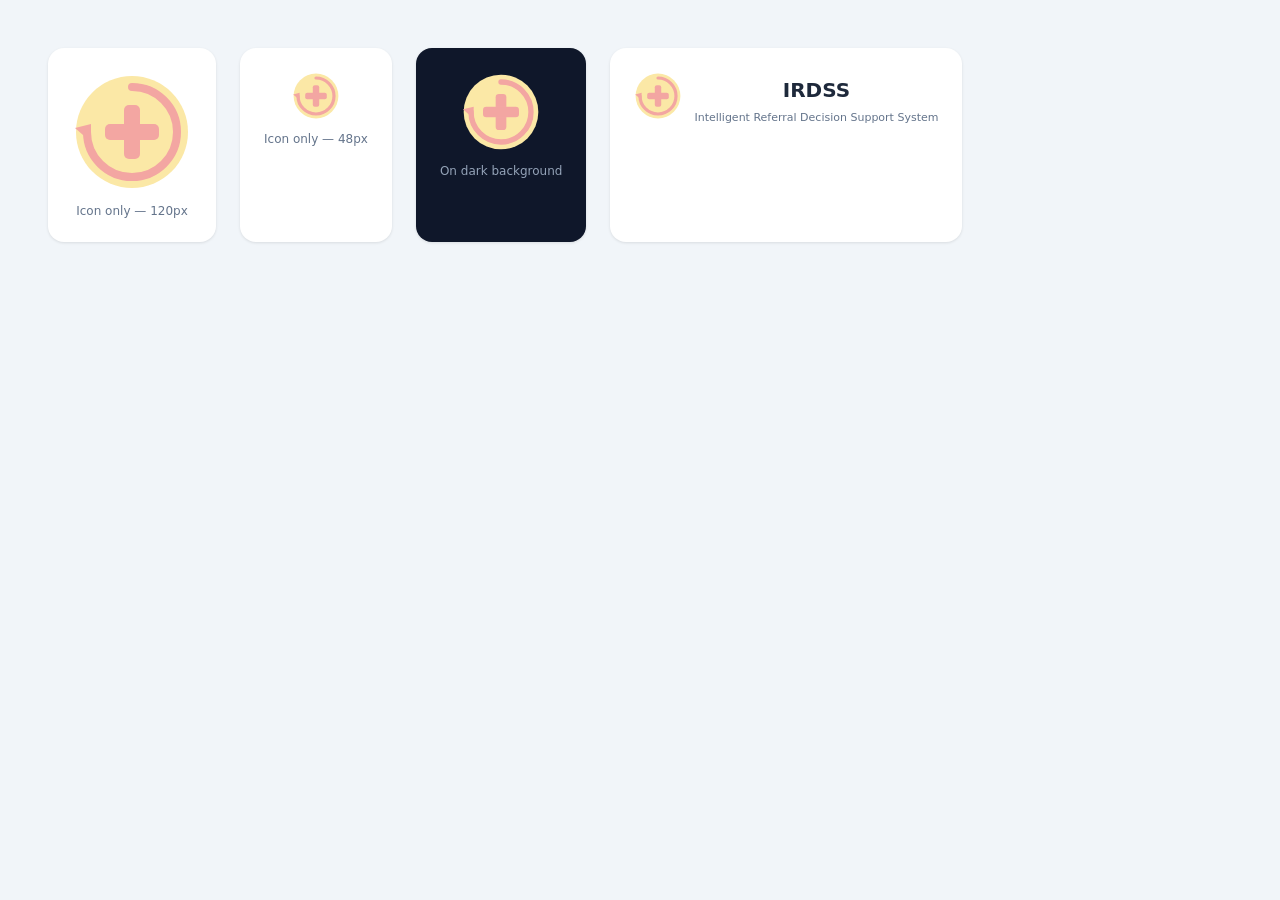
<file: frontend/assets/logo-preview.html>
<!DOCTYPE html>
<html>
<head>
<meta charset="UTF-8">
<title>IRDSS Logo Preview</title>
<style>
  body { font-family: system-ui, sans-serif; background: #f1f5f9; padding: 40px; display: flex; flex-wrap: wrap; gap: 24px; }
  .card { background: white; border-radius: 16px; padding: 24px; box-shadow: 0 1px 3px rgba(0,0,0,0.1); text-align: center; }
  .card.dark { background: #0f172a; }
  .card img { display: block; margin: 0 auto 12px; }
  .card p { margin: 0; font-size: 12px; color: #64748b; }
  .card.dark p { color: #94a3b8; }
  .lockup { display: flex; align-items: center; gap: 12px; }
  .lockup h1 { font-size: 20px; margin: 0; color: #1e293b; }
  .card.dark .lockup h1 { color: #f1f5f9; }
</style>
</head>
<body>
  <div class="card">
    <img src="irdss-logo.svg" width="120" height="120">
    <p>Icon only — 120px</p>
  </div>
  <div class="card">
    <img src="irdss-logo.svg" width="48" height="48">
    <p>Icon only — 48px</p>
  </div>
  <div class="card dark">
    <img src="irdss-logo.svg" width="80" height="80">
    <p>On dark background</p>
  </div>
  <div class="card">
    <div class="lockup">
      <img src="irdss-logo.svg" width="48" height="48">
      <h1>IRDSS<br><span style="font-size:11px;font-weight:400;color:#64748b;">Intelligent Referral Decision Support System</span></h1>
    </div>
  </div>
</body>
</html>
</file>
